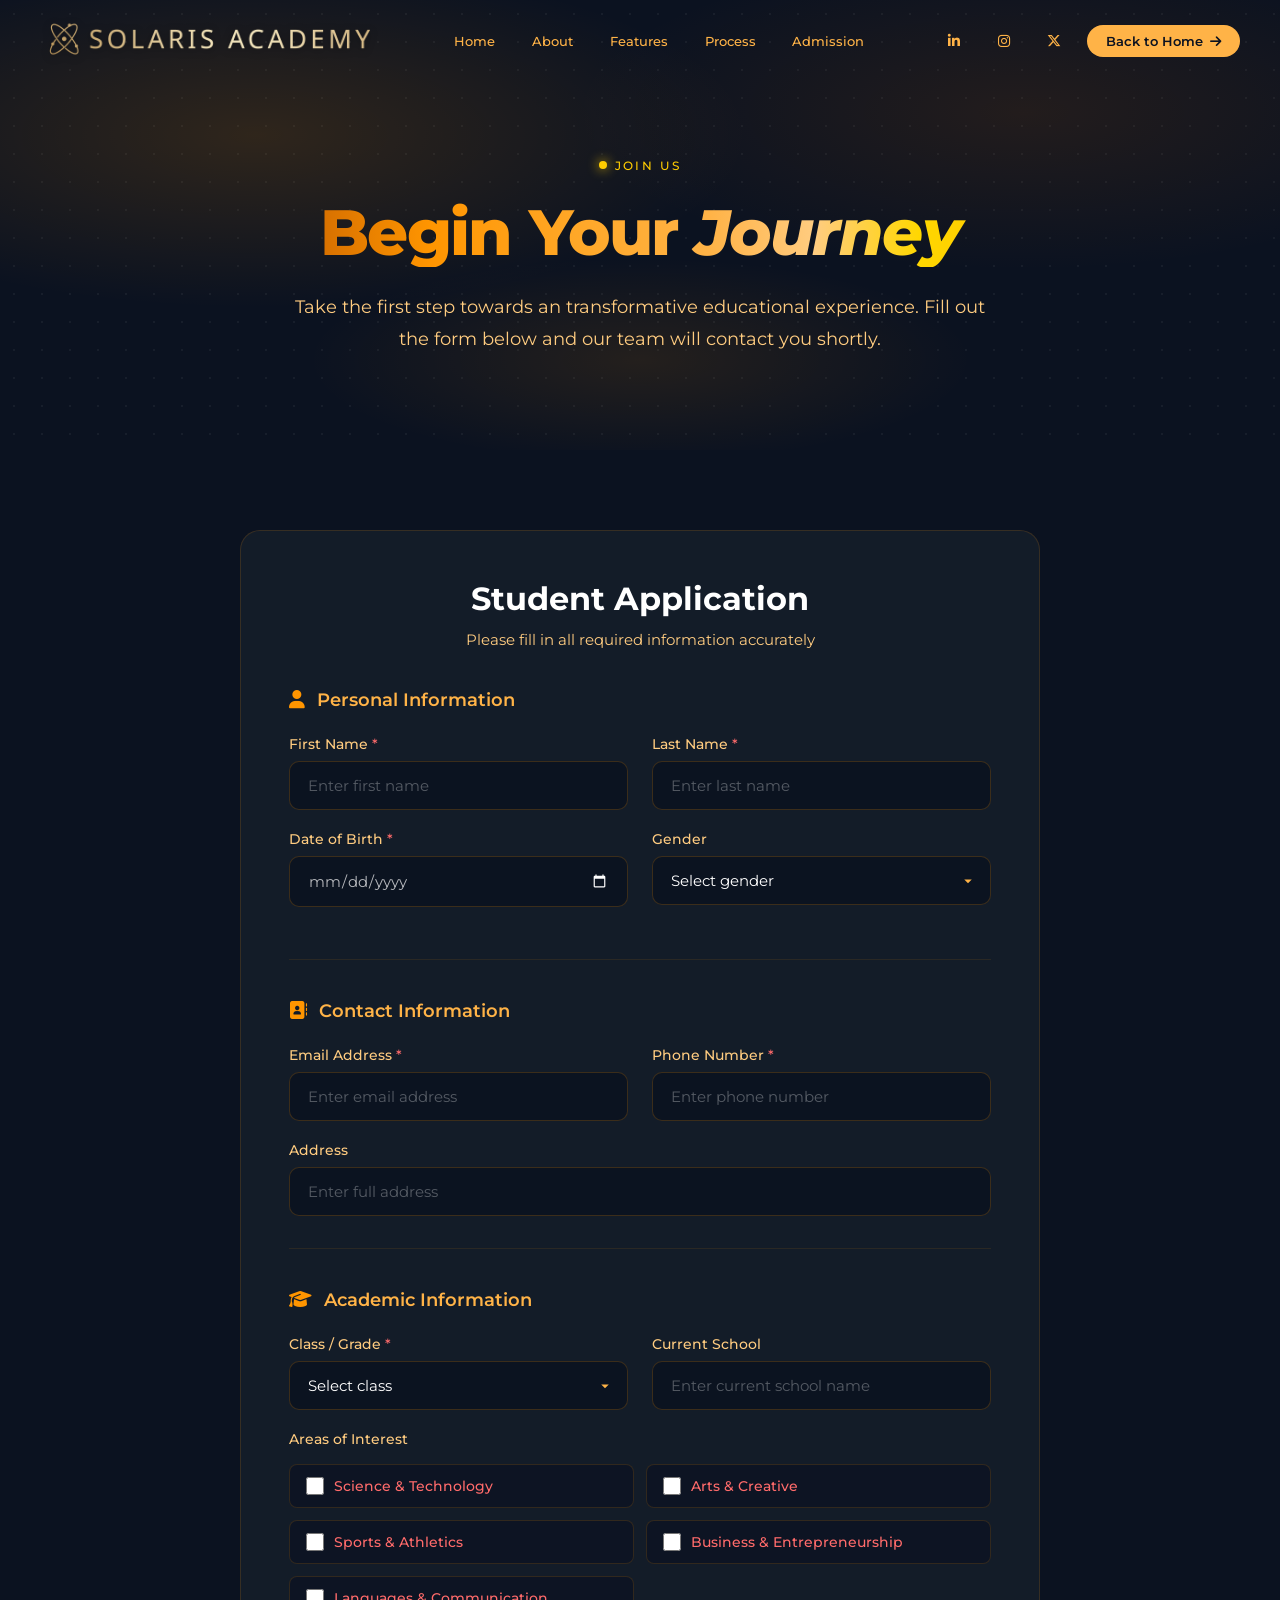
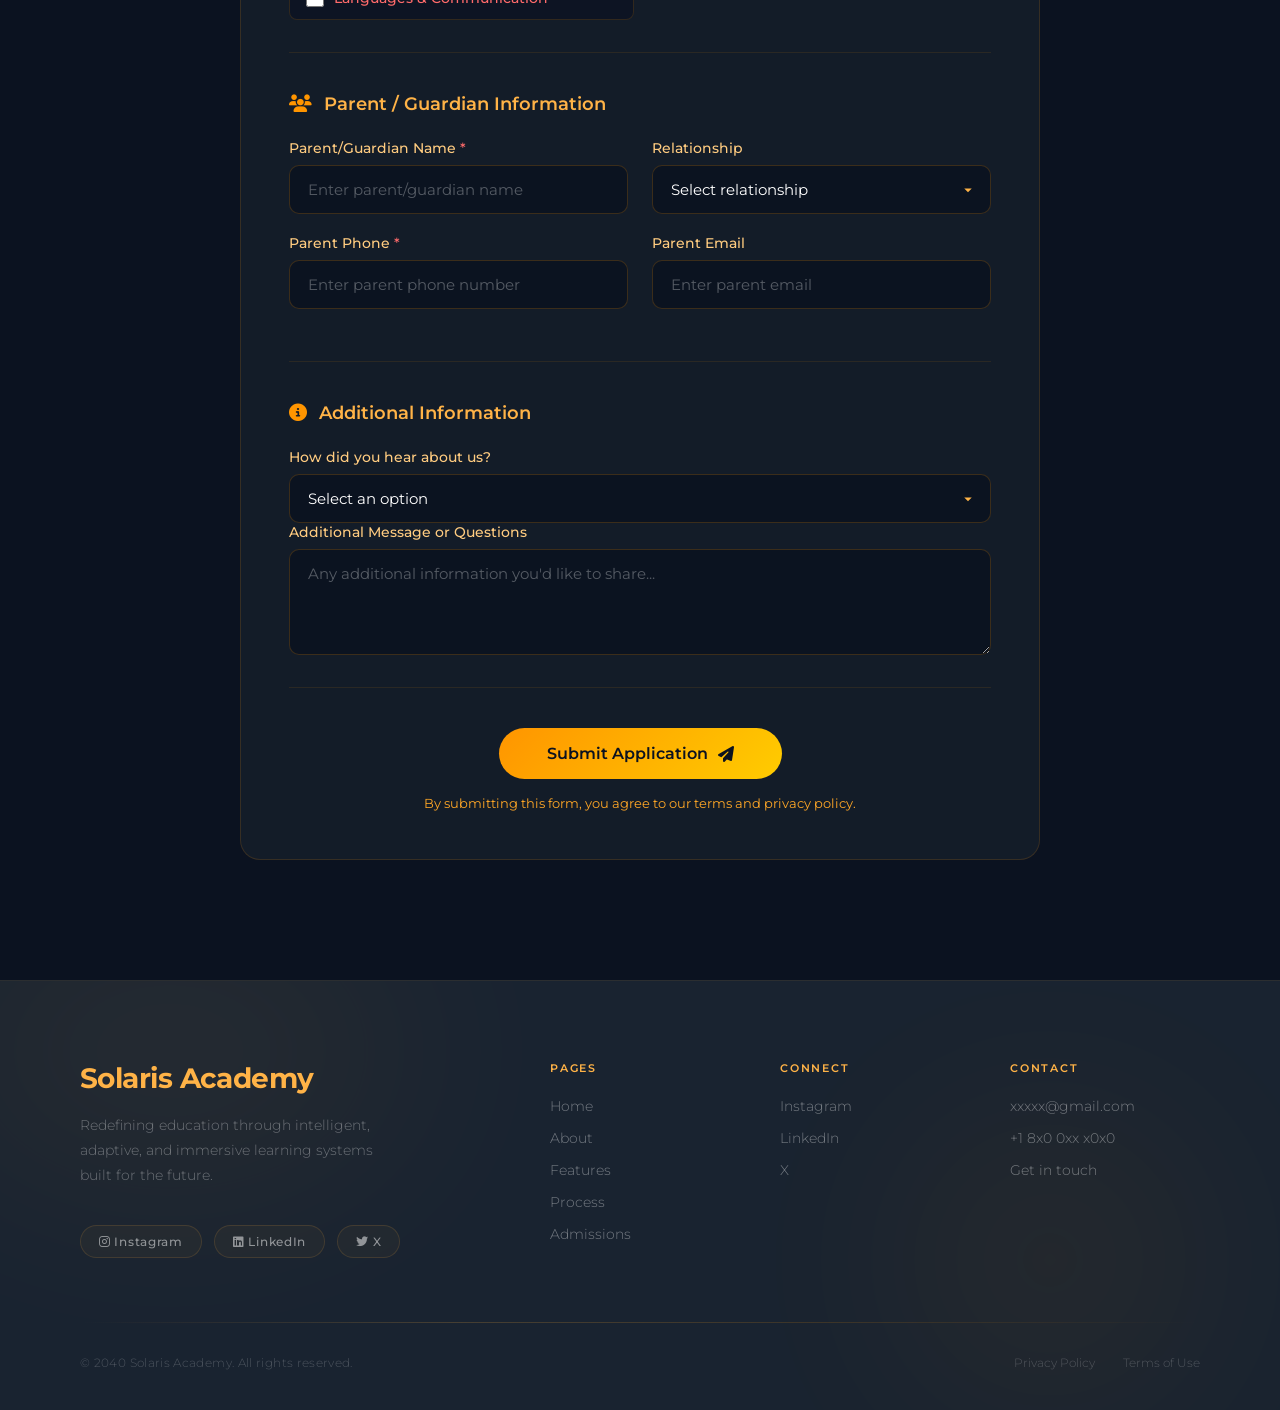
<file: admission.html>
<!doctype html>
<html lang="en">
  <head>
    <meta charset="UTF-8" />
    <meta name="viewport" content="width=device-width, initial-scale=1.0" />
    <title>Admission | Solaris Academy</title>
    <link
      rel="stylesheet"
      href="https://cdnjs.cloudflare.com/ajax/libs/font-awesome/6.5.2/css/all.min.css"
    />
    <link rel="preconnect" href="https://fonts.googleapis.com" />
    <link rel="preconnect" href="https://fonts.gstatic.com" crossorigin />
    <link
      href="https://fonts.googleapis.com/css2?family=Noto+Sans:ital,wght@0,100..900;1,100..900&family=Raleway:ital,wght@0,100..900;1,100..900&display=swap"
      rel="stylesheet"
    />
    <link
      href="https://fonts.googleapis.com/css2?family=Montserrat:ital,wght@0,100..900;1,100..900&display=swap"
      rel="stylesheet"
    />
    <link
      rel="icon"
      type="image/png"
      sizes="292x292"
      href="LOGO/gold logo main.png"
    />
    <link
      href="https://fonts.googleapis.com/css2?family=Italianno&display=swap"
      rel="stylesheet"
    />
    <link rel="stylesheet" href="admission.css" />
    <link rel="stylesheet" href="responsive.css" />
  </head>
  <body>
    <nav class="nav">
      <a href="index.html" class="nav-logo">
        <img src="LOGO/gold logo main text.png" alt="Solaris Academy" />
      </a>
      <ul class="nav-links">
        <li><a href="index.html">Home</a></li>
        <li><a href="about.html">About</a></li>
        <li><a href="features.html">Features</a></li>
        <li><a href="process.html">Process</a></li>
        <li><a href="admission.html">Admission</a></li>
      </ul>
      <div class="nav-right">
        <a href="https://linkedin.com" class="nav-social"
          ><i class="fa-brands fa-linkedin-in"></i
        ></a>
        <a href="https://instagram.com" class="nav-social"
          ><i class="fa-brands fa-instagram"></i
        ></a>
        <a href="https://twitter.com" class="nav-social"
          ><i class="fa-brands fa-x-twitter"></i
        ></a>
        <a href="index.html" class="nav-cta"
          >Back to Home<i class="fa-solid fa-arrow-right"></i
        ></a>
      </div>
    </nav>

    <!-- Admission Hero -->
    <section class="admission-hero">
      <div class="admission-hero-content">
        <span class="admission-tag">Join Us</span>
        <h1>Begin Your <em>Journey</em></h1>
        <p>
          Take the first step towards an transformative educational experience.
          Fill out the form below and our team will contact you shortly.
        </p>
      </div>
    </section>

    <!-- Admission Form Section -->
    <section class="admission-form-section">
      <div class="form-container">
        <div class="form-header">
          <h2>Student Application</h2>
          <p>Please fill in all required information accurately</p>
        </div>

        <form class="admission-form" action="#" method="POST">
          <!-- Personal Information -->
          <div class="form-section">
            <h3><i class="fa-solid fa-user"></i> Personal Information</h3>

            <div class="form-row">
              <div class="form-group">
                <label for="firstName">First Name <span>*</span></label>
                <input
                  type="text"
                  id="firstName"
                  name="firstName"
                  required
                  placeholder="Enter first name"
                />
              </div>
              <div class="form-group">
                <label for="lastName">Last Name <span>*</span></label>
                <input
                  type="text"
                  id="lastName"
                  name="lastName"
                  required
                  placeholder="Enter last name"
                />
              </div>
            </div>

            <div class="form-row">
              <div class="form-group">
                <label for="dob">Date of Birth <span>*</span></label>
                <input type="date" id="dob" name="dob" required />
              </div>
              <div class="form-group">
                <label for="gender">Gender</label>
                <select id="gender" name="gender">
                  <option value="">Select gender</option>
                  <option value="male">Male</option>
                  <option value="female">Female</option>
                  <option value="other">Other</option>
                  <option value="prefer">Prefer not to say</option>
                </select>
              </div>
            </div>
          </div>

          <!-- Contact Information -->
          <div class="form-section">
            <h3>
              <i class="fa-solid fa-address-book"></i> Contact Information
            </h3>

            <div class="form-row">
              <div class="form-group">
                <label for="email">Email Address <span>*</span></label>
                <input
                  type="email"
                  id="email"
                  name="email"
                  required
                  placeholder="Enter email address"
                />
              </div>
              <div class="form-group">
                <label for="phone">Phone Number <span>*</span></label>
                <input
                  type="tel"
                  id="phone"
                  name="phone"
                  required
                  placeholder="Enter phone number"
                />
              </div>
            </div>

            <div class="form-group full-width">
              <label for="address">Address</label>
              <input
                type="text"
                id="address"
                name="address"
                placeholder="Enter full address"
              />
            </div>
          </div>

          <!-- Academic Information -->
          <div class="form-section">
            <h3>
              <i class="fa-solid fa-graduation-cap"></i> Academic Information
            </h3>

            <div class="form-row">
              <div class="form-group">
                <label for="class">Class / Grade <span>*</span></label>
                <select id="class" name="class" required>
                  <option value="">Select class</option>
                  <option value="kg">Kindergarten</option>
                  <option value="1">Grade 1</option>
                  <option value="2">Grade 2</option>
                  <option value="3">Grade 3</option>
                  <option value="4">Grade 4</option>
                  <option value="5">Grade 5</option>
                  <option value="6">Grade 6</option>
                  <option value="7">Grade 7</option>
                  <option value="8">Grade 8</option>
                  <option value="9">Grade 9</option>
                  <option value="10">Grade 10</option>
                  <option value="11">Grade 11</option>
                  <option value="12">Grade 12</option>
                </select>
              </div>
              <div class="form-group">
                <label for="school">Current School</label>
                <input
                  type="text"
                  id="school"
                  name="school"
                  placeholder="Enter current school name"
                />
              </div>
            </div>

            <div class="form-group full-width">
              <label for="interests">Areas of Interest</label>
              <div class="checkbox-group">
                <label class="checkbox-item">
                  <input type="checkbox" name="interests" value="science" />
                  <span>Science & Technology</span>
                </label>
                <label class="checkbox-item">
                  <input type="checkbox" name="interests" value="arts" />
                  <span>Arts & Creative</span>
                </label>
                <label class="checkbox-item">
                  <input type="checkbox" name="interests" value="sports" />
                  <span>Sports & Athletics</span>
                </label>
                <label class="checkbox-item">
                  <input type="checkbox" name="interests" value="business" />
                  <span>Business & Entrepreneurship</span>
                </label>
                <label class="checkbox-item">
                  <input type="checkbox" name="interests" value="languages" />
                  <span>Languages & Communication</span>
                </label>
              </div>
            </div>
          </div>

          <!-- Parent/Guardian Information -->
          <div class="form-section">
            <h3>
              <i class="fa-solid fa-users"></i> Parent / Guardian Information
            </h3>

            <div class="form-row">
              <div class="form-group">
                <label for="parentName"
                  >Parent/Guardian Name <span>*</span></label
                >
                <input
                  type="text"
                  id="parentName"
                  name="parentName"
                  required
                  placeholder="Enter parent/guardian name"
                />
              </div>
              <div class="form-group">
                <label for="relationship">Relationship</label>
                <select id="relationship" name="relationship">
                  <option value="">Select relationship</option>
                  <option value="father">Father</option>
                  <option value="mother">Mother</option>
                  <option value="guardian">Guardian</option>
                  <option value="other">Other</option>
                </select>
              </div>
            </div>

            <div class="form-row">
              <div class="form-group">
                <label for="parentPhone">Parent Phone <span>*</span></label>
                <input
                  type="tel"
                  id="parentPhone"
                  name="parentPhone"
                  required
                  placeholder="Enter parent phone number"
                />
              </div>
              <div class="form-group">
                <label for="parentEmail">Parent Email</label>
                <input
                  type="email"
                  id="parentEmail"
                  name="parentEmail"
                  placeholder="Enter parent email"
                />
              </div>
            </div>
          </div>

          <!-- Additional Information -->
          <div class="form-section">
            <h3>
              <i class="fa-solid fa-circle-info"></i> Additional Information
            </h3>

            <div class="form-group full-width">
              <label for="howDidYouHear">How did you hear about us?</label>
              <select id="howDidYouHear" name="howDidYouHear">
                <option value="">Select an option</option>
                <option value="search">Search Engine</option>
                <option value="social">Social Media</option>
                <option value="friend">Friend/Relative</option>
                <option value="advertisement">Advertisement</option>
                <option value="other">Other</option>
              </select>
            </div>

            <div class="form-group full-width">
              <label for="message">Additional Message or Questions</label>
              <textarea
                id="message"
                name="message"
                rows="4"
                placeholder="Any additional information you'd like to share..."
              ></textarea>
            </div>
          </div>

          <!-- Submit Button -->
          <div class="form-submit">
            <button type="submit" class="submit-btn">
              Submit Application <i class="fa-solid fa-paper-plane"></i>
            </button>
            <p class="form-note">
              By submitting this form, you agree to our terms and privacy
              policy.
            </p>
          </div>
        </form>

        <!-- Success Message (hidden by default) -->
        <div class="success-message" id="successMessage">
          <div class="success-icon">
            <i class="fa-solid fa-check-circle"></i>
          </div>
          <h2>Application Submitted!</h2>
          <p>Thank you for applying to Solaris Academy.</p>
          <p class="success-detail">
            We have received your application and our team will contact you
            within 24-48 hours.
          </p>
          <button type="button" class="reset-btn" onclick="resetForm()">
            Submit Another Application
          </button>
        </div>
      </div>
    </section>

    <!-- Footer -->
    <footer class="footer">
      <div class="footer-glow-a"></div>
      <div class="footer-glow-b"></div>

      <div class="footer-top">
        <div class="footer-brand">
          <p class="footer-logo">Solaris Academy</p>
          <p class="footer-tagline">
            Redefining education through intelligent, adaptive, and immersive
            learning systems built for the future.
          </p>
          <div class="footer-socials">
            <a class="social-link" href="https://instagram.com"
              ><i class="fa-brands fa-instagram"></i> Instagram</a
            >
            <a class="social-link" href="https://linkedin.com"
              ><i class="fa-brands fa-linkedin"></i> LinkedIn</a
            >
            <a class="social-link" href="https://twitter.com"
              ><i class="fa-brands fa-twitter"></i> X</a
            >
          </div>
        </div>

        <nav class="footer-nav">
          <div class="nav-col">
            <p class="nav-heading">Pages</p>
            <a class="nav-link" href="index.html">Home</a>
            <a class="nav-link" href="about.html">About</a>
            <a class="nav-link" href="features.html">Features</a>
            <a class="nav-link" href="process.html">Process</a>
            <a class="nav-link" href="admission.html">Admissions</a>
          </div>

          <div class="nav-col">
            <p class="nav-heading">Connect</p>
            <a class="nav-link" href="https://instagram.com">Instagram</a>
            <a class="nav-link" href="https://linkedin.com">LinkedIn</a>
            <a class="nav-link" href="https://twitter.com">X</a>
          </div>

          <div class="nav-col">
            <p class="nav-heading">Contact</p>
            <a class="nav-link" href="#">xxxxx@gmail.com</a>
            <a class="nav-link" href="#">+1 8x0 0xx x0x0</a>
            <a class="nav-link" href="#">Get in touch</a>
          </div>
        </nav>
      </div>

      <div class="footer-divider"></div>

      <div class="footer-bottom">
        <p class="footer-copy">
          &copy; 2040 Solaris Academy. All rights reserved.
        </p>
        <div class="footer-legal">
          <a class="legal-link" href="#">Privacy Policy</a>
          <a class="legal-link" href="#">Terms of Use</a>
        </div>
      </div>
    </footer>
    <script>
      window.addEventListener("scroll", () => {
        const nav = document.querySelector("nav.nav");
        if (window.scrollY > 50) {
          nav.classList.add("scrolled");
        } else {
          nav.classList.remove("scrolled");
        }
      });

      document
        .querySelector(".admission-form")
        .addEventListener("submit", function (e) {
          e.preventDefault();

          const submitBtn = document.querySelector(".submit-btn");
          const originalText = submitBtn.innerHTML;

          // Show loading state
          submitBtn.innerHTML =
            '<i class="fa-solid fa-circle-notch fa-spin"></i> Submitting...';
          submitBtn.disabled = true;

          // Simulate form submission (2 second delay)
          setTimeout(() => {
            // Hide form and show success message
            this.style.display = "none";
            document.querySelector(".form-header").style.display = "none";
            document.getElementById("successMessage").classList.add("active");

            // Scroll to top of form container
            document
              .querySelector(".form-container")
              .scrollIntoView({ behavior: "smooth" });

            // Auto refresh after 5 seconds
            setTimeout(() => {
              submitBtn.innerHTML =
                '<i class="fa-solid fa-rotate-right"></i> Refreshing...';
              setTimeout(() => {
                window.location.reload();
              }, 1500);
            }, 4000);
          }, 2000);
        });

      // Reset form function
      function resetForm() {
        document.querySelector(".admission-form").reset();
        document.querySelector(".admission-form").style.display = "block";
        document.querySelector(".form-header").style.display = "block";
        document.getElementById("successMessage").classList.remove("active");
      }
    </script>
  </body>
</html>
</file>
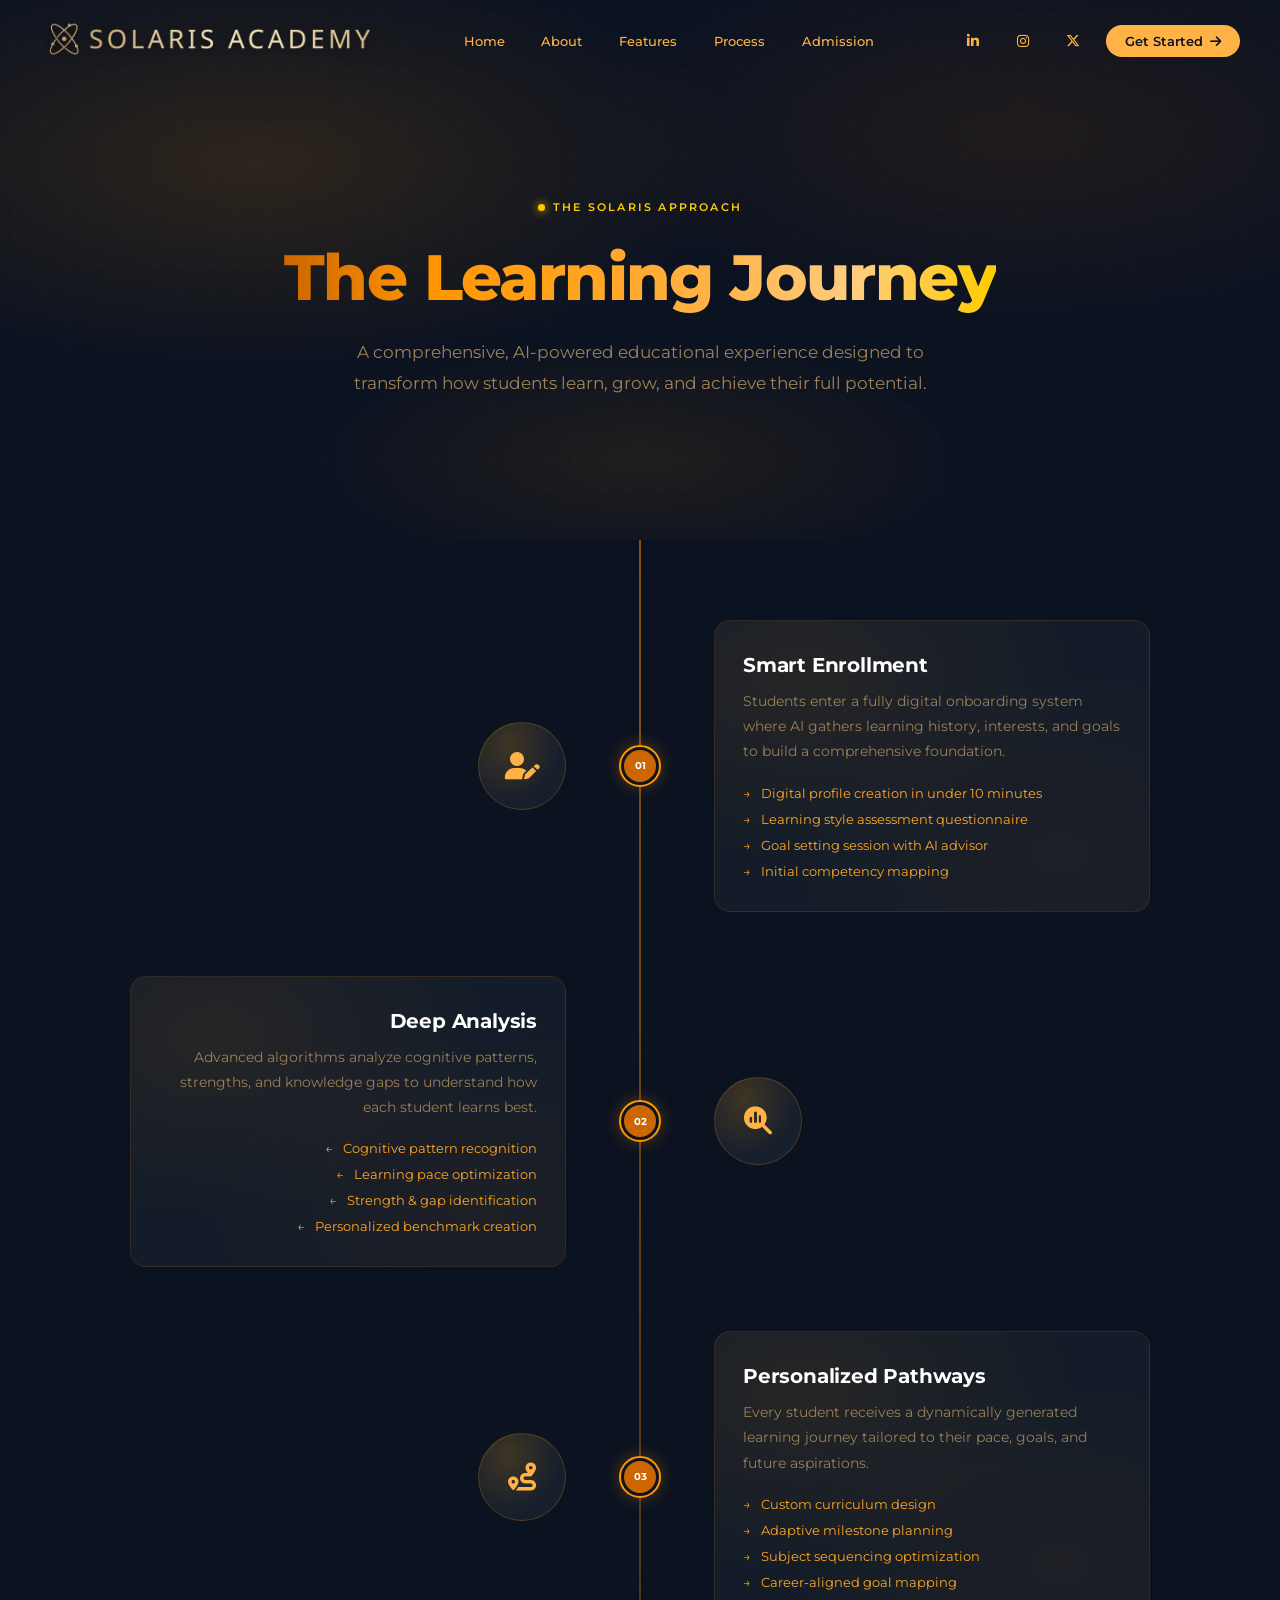
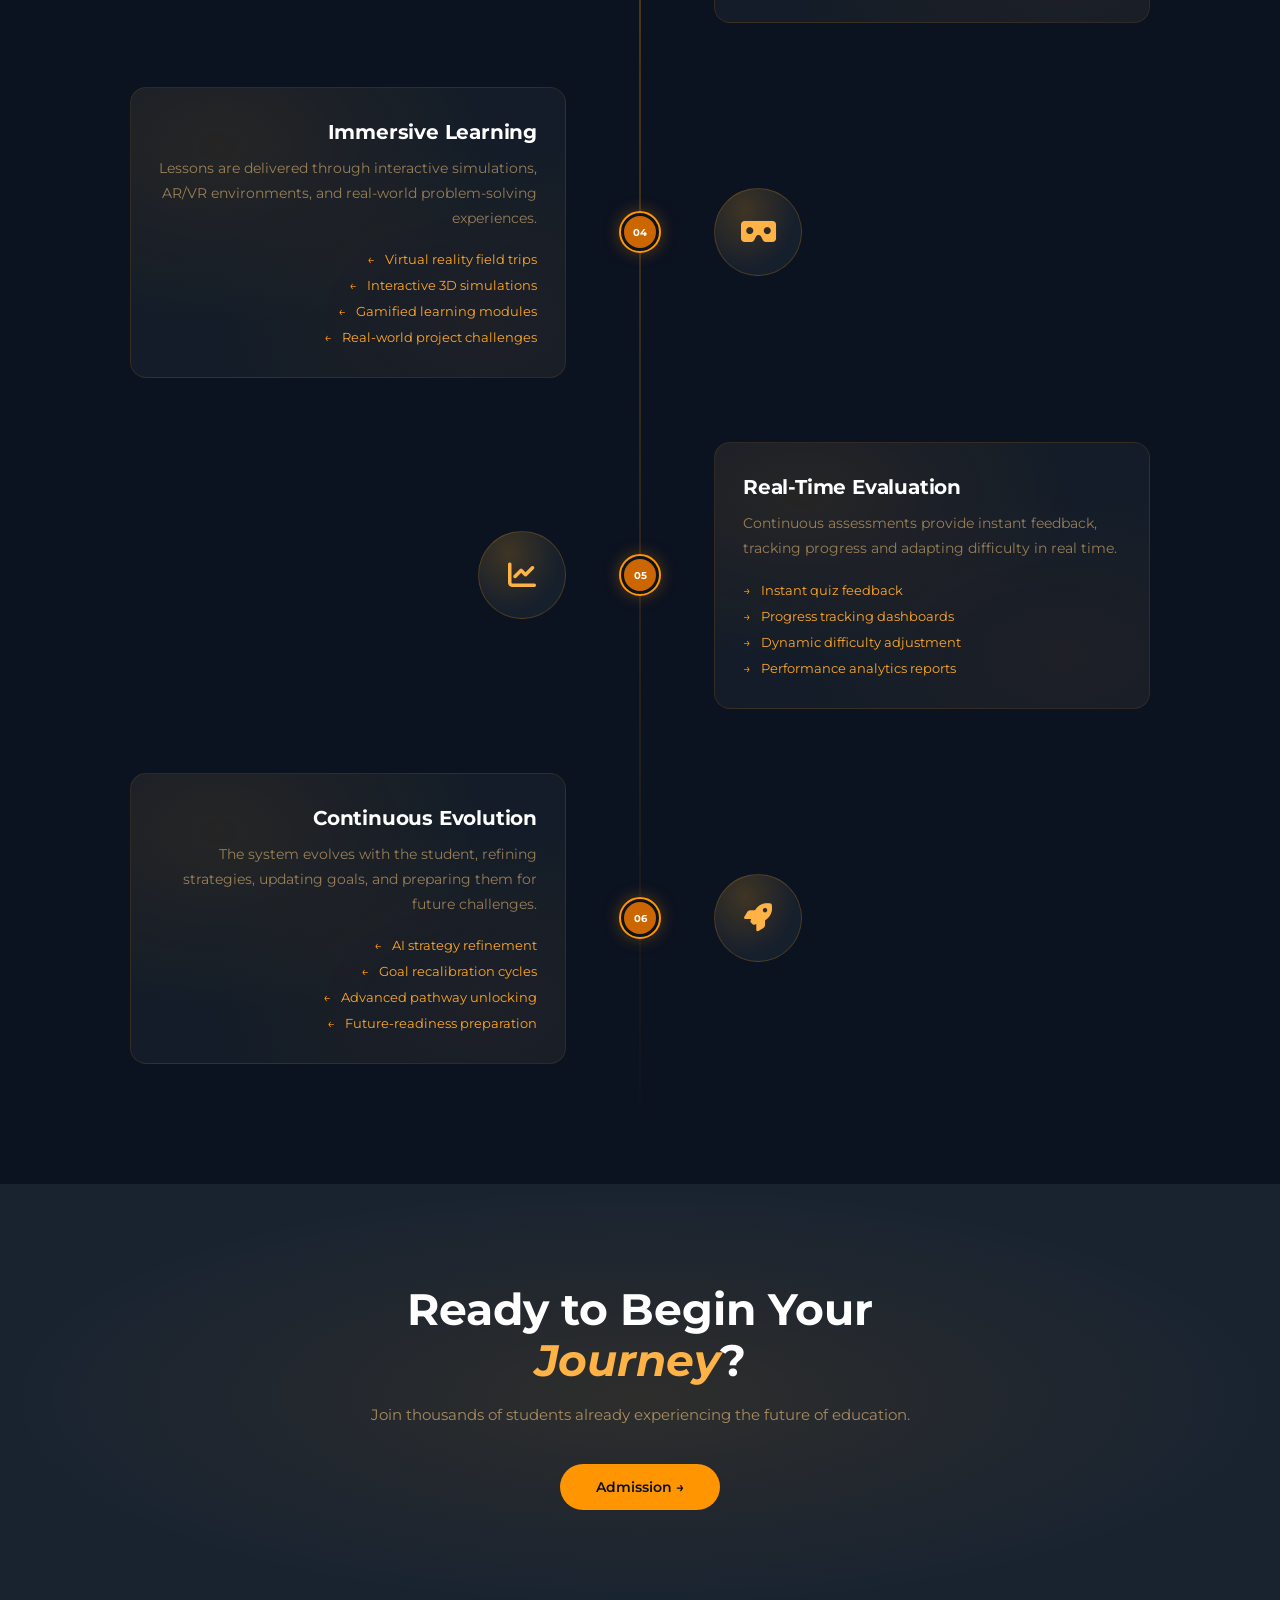
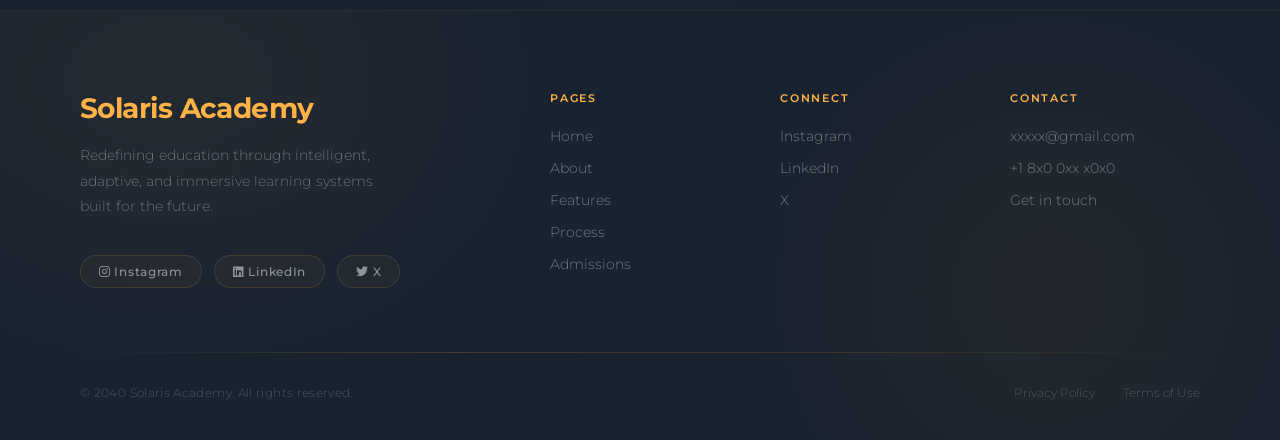
<file: process.html>
<!doctype html>
<html lang="en">
  <head>
    <meta charset="UTF-8" />
    <meta name="viewport" content="width=device-width, initial-scale=1.0" />
    <title>Our Process | Interschool</title>
    <link
      rel="stylesheet"
      href="https://cdnjs.cloudflare.com/ajax/libs/font-awesome/6.5.2/css/all.min.css"
    />
    <link rel="preconnect" href="https://fonts.googleapis.com" />
    <link rel="preconnect" href="https://fonts.gstatic.com" crossorigin />
    <link
      href="https://fonts.googleapis.com/css2?family=Noto+Sans:ital,wght@0,100..900;1,100..900&family=Raleway:ital,wght@0,100..900;1,100..900&display=swap"
      rel="stylesheet"
    />
    <link
      href="https://fonts.googleapis.com/css2?family=Montserrat:ital,wght@0,100..900;1,100..900&display=swap"
      rel="stylesheet"
    />
    <link
      rel="icon"
      type="image/png"
      sizes="292x292"
      href="LOGO/gold logo main.png"
    />
    <link
      href="https://fonts.googleapis.com/css2?family=Italianno&display=swap"
      rel="stylesheet"
    />
    <link rel="stylesheet" href="process.css" />
    <link rel="stylesheet" href="responsive.css" />
  </head>
  <body>
    <nav class="nav">
      <a href="index.html" class="nav-logo">
        <img src="LOGO/gold logo main text.png" alt="Solaris Academy" />
      </a>
      <ul class="nav-links">
        <li><a href="index.html">Home</a></li>
        <li><a href="about.html">About</a></li>
        <li><a href="features.html">Features</a></li>
        <li><a href="process.html">Process</a></li>
        <li><a href="admission.html">Admission</a></li>
      </ul>
      <div class="nav-right">
        <a href="https://linkedin.com" class="nav-social"
          ><i class="fa-brands fa-linkedin-in"></i
        ></a>
        <a href="https://instagram.com" class="nav-social"
          ><i class="fa-brands fa-instagram"></i
        ></a>
        <a href="https://twitter.com" class="nav-social"
          ><i class="fa-brands fa-x-twitter"></i
        ></a>
        <a href="admission.html" class="nav-cta"
          >Get Started <i class="fa-solid fa-arrow-right"></i
        ></a>
      </div>
    </nav>

    <section class="process-hero">
      <div class="process-hero-content">
        <span class="process-tag">The Solaris Approach</span>
        <h1>The Learning Journey</h1>
        <p>
          A comprehensive, AI-powered educational experience designed to
          transform how students learn, grow, and achieve their full potential.
        </p>
      </div>
    </section>

    <section class="process-timeline">
      <div class="timeline-line"></div>

      <div class="process-step">
        <div class="step-dot"></div>
        <div class="step-number">01</div>
        <div class="step-content">
          <h3>Smart Enrollment</h3>
          <p>
            Students enter a fully digital onboarding system where AI gathers
            learning history, interests, and goals to build a comprehensive
            foundation.
          </p>
          <div class="step-details">
            <div class="detail-item">
              Digital profile creation in under 10 minutes
            </div>
            <div class="detail-item">
              Learning style assessment questionnaire
            </div>
            <div class="detail-item">Goal setting session with AI advisor</div>
            <div class="detail-item">Initial competency mapping</div>
          </div>
        </div>
        <div class="step-visual">
          <div class="step-icon"><i class="fa-solid fa-user-pen"></i></div>
        </div>
      </div>

      <div class="process-step">
        <div class="step-dot"></div>
        <div class="step-number">02</div>
        <div class="step-content">
          <h3>Deep Analysis</h3>
          <p>
            Advanced algorithms analyze cognitive patterns, strengths, and
            knowledge gaps to understand how each student learns best.
          </p>
          <div class="step-details">
            <div class="detail-item">Cognitive pattern recognition</div>
            <div class="detail-item">Learning pace optimization</div>
            <div class="detail-item">Strength & gap identification</div>
            <div class="detail-item">Personalized benchmark creation</div>
          </div>
        </div>
        <div class="step-visual">
          <div class="step-icon">
            <i class="fa-solid fa-magnifying-glass-chart"></i>
          </div>
        </div>
      </div>

      <div class="process-step">
        <div class="step-dot"></div>
        <div class="step-number">03</div>
        <div class="step-content">
          <h3>Personalized Pathways</h3>
          <p>
            Every student receives a dynamically generated learning journey
            tailored to their pace, goals, and future aspirations.
          </p>
          <div class="step-details">
            <div class="detail-item">Custom curriculum design</div>
            <div class="detail-item">Adaptive milestone planning</div>
            <div class="detail-item">Subject sequencing optimization</div>
            <div class="detail-item">Career-aligned goal mapping</div>
          </div>
        </div>
        <div class="step-visual">
          <div class="step-icon"><i class="fa-solid fa-route"></i></div>
        </div>
      </div>

      <div class="process-step">
        <div class="step-dot"></div>
        <div class="step-number">04</div>
        <div class="step-content">
          <h3>Immersive Learning</h3>
          <p>
            Lessons are delivered through interactive simulations, AR/VR
            environments, and real-world problem-solving experiences.
          </p>
          <div class="step-details">
            <div class="detail-item">Virtual reality field trips</div>
            <div class="detail-item">Interactive 3D simulations</div>
            <div class="detail-item">Gamified learning modules</div>
            <div class="detail-item">Real-world project challenges</div>
          </div>
        </div>
        <div class="step-visual">
          <div class="step-icon"><i class="fa-solid fa-vr-cardboard"></i></div>
        </div>
      </div>

      <div class="process-step">
        <div class="step-dot"></div>
        <div class="step-number">05</div>
        <div class="step-content">
          <h3>Real-Time Evaluation</h3>
          <p>
            Continuous assessments provide instant feedback, tracking progress
            and adapting difficulty in real time.
          </p>
          <div class="step-details">
            <div class="detail-item">Instant quiz feedback</div>
            <div class="detail-item">Progress tracking dashboards</div>
            <div class="detail-item">Dynamic difficulty adjustment</div>
            <div class="detail-item">Performance analytics reports</div>
          </div>
        </div>
        <div class="step-visual">
          <div class="step-icon"><i class="fa-solid fa-chart-line"></i></div>
        </div>
      </div>

      <div class="process-step">
        <div class="step-dot"></div>
        <div class="step-number">06</div>
        <div class="step-content">
          <h3>Continuous Evolution</h3>
          <p>
            The system evolves with the student, refining strategies, updating
            goals, and preparing them for future challenges.
          </p>
          <div class="step-details">
            <div class="detail-item">AI strategy refinement</div>
            <div class="detail-item">Goal recalibration cycles</div>
            <div class="detail-item">Advanced pathway unlocking</div>
            <div class="detail-item">Future-readiness preparation</div>
          </div>
        </div>
        <div class="step-visual">
          <div class="step-icon"><i class="fa-solid fa-rocket"></i></div>
        </div>
      </div>
    </section>

    <section class="process-cta">
      <div class="cta-content">
        <h2>Ready to Begin Your <em>Journey</em>?</h2>
        <p>
          Join thousands of students already experiencing the future of
          education.
        </p>
        <a href="admission.html" class="cta-button">Admission →</a>
      </div>
    </section>

    <footer class="footer">
      <div class="footer-glow-a"></div>
      <div class="footer-glow-b"></div>

      <div class="footer-top">
        <div class="footer-brand">
          <p class="footer-logo">Solaris Academy</p>
          <p class="footer-tagline">
            Redefining education through intelligent, adaptive, and immersive
            learning systems built for the future.
          </p>
          <div class="footer-socials">
            <a class="social-link" href="https://instagram.com"
              ><i class="fa-brands fa-instagram"></i> Instagram</a
            >
            <a class="social-link" href="https://linkedin.com"
              ><i class="fa-brands fa-linkedin"></i> LinkedIn</a
            >
            <a class="social-link" href="https://twitter.com"
              ><i class="fa-brands fa-twitter"></i> X</a
            >
          </div>
        </div>

        <nav class="footer-nav">
          <div class="nav-col">
            <p class="nav-heading">Pages</p>
            <a class="nav-link" href="index.html">Home</a>
            <a class="nav-link" href="about.html">About</a>
            <a class="nav-link" href="features.html">Features</a>
            <a class="nav-link" href="process.html">Process</a>
            <a class="nav-link" href="admission.html">Admissions</a>
          </div>

          <div class="nav-col">
            <p class="nav-heading">Connect</p>
            <a class="nav-link" href="https://instagram.com">Instagram</a>
            <a class="nav-link" href="https://linkedin.com">LinkedIn</a>
            <a class="nav-link" href="https://twitter.com">X</a>
          </div>

          <div class="nav-col">
            <p class="nav-heading">Contact</p>
            <a class="nav-link" href="#">xxxxx@gmail.com</a>
            <a class="nav-link" href="#">+1 8x0 0xx x0x0</a>
            <a class="nav-link" href="#">Get in touch</a>
          </div>
        </nav>
      </div>

      <div class="footer-divider"></div>

      <div class="footer-bottom">
        <p class="footer-copy">
          &copy; 2040 Solaris Academy. All rights reserved.
        </p>
        <div class="footer-legal">
          <a class="legal-link" href="#">Privacy Policy</a>
          <a class="legal-link" href="#">Terms of Use</a>
        </div>
      </div>
    </footer>

    <script>
      window.addEventListener("scroll", () => {
        const nav = document.querySelector("nav.nav");
        if (window.scrollY > 50) {
          nav.classList.add("scrolled");
        } else {
          nav.classList.remove("scrolled");
        }
      });
    </script>
  </body>
</html>
</file>
<file: admission.css>
@import url('https://fonts.googleapis.com/css2?family=Montserrat:ital,wght@0,100..900;1,100..900&display=swap');
@import url('https://fonts.googleapis.com/css2?family=Playfair+Display:ital,wght@0,400..900;1,400..900&display=swap');

:root {
    --primary: #192330;
    --background: #0B1220;
    --text-main: #ffb347;
    --text-muted: #ffcc80;
    --text-subtle: #ffa726;
    --accent-soft-gold: #ffcc00;
    --accent-secondary: #ff9500;
    --accent-tertiary: #cc6600;
}

*,
*::before,
*::after {
    margin: 0;
    padding: 0;
    box-sizing: border-box;
}

body {
    font-family: "Montserrat", sans-serif;
    background-color: var(--background);
    overflow-x: hidden;
    color: var(--text-main);
}

nav.nav {
    position: fixed;
    top: 0;
    left: 0;
    width: 100%;
    display: flex;
    align-items: center;
    justify-content: space-between;
    padding: 1rem 2.5rem;
    z-index: 1000;
    transition: all 0.25s ease;
    background: transparent;
}

nav.nav.scrolled {
    color: var(--text-main);
    background: rgba(11, 18, 32, 0.7);
    backdrop-filter: blur(14px);
    -webkit-backdrop-filter: blur(14px);
}



.nav-logo img {
    height: 46px;
    filter: drop-shadow(0 2px 4px rgba(0, 0, 0, 0.4));
}


.nav-links {
    display: flex;
    align-items: center;
    list-style: none;
    gap: 0.6rem;
    border: none;
    padding: 0.4rem 0.9rem;
    padding-bottom: 0.5rem;
}

.nav-links li a {
    text-decoration: none;
    color: var(--text-main);
    font-size: 13px;
    font-weight: 500;
    padding: 0.35rem 0.85rem;
    border-radius: 100px;
    transition: all 0.25s ease;
}

nav.nav.scrolled .nav-links {
    color: var(--text-main);
    background: transparent;
    backdrop-filter: none;
    padding: 0;
    gap: 0.6rem;
    transition: all 0.25s ease;
}

.nav-links li a:hover {
    text-shadow:
        0 0 8px rgba(255, 149, 0, 0.7),
        0 0 18px rgba(255, 149, 0, 0.5),
        0 0 35px rgba(255, 149, 0, 0.35),
        0 0 60px rgba(255, 149, 0, 0.2);
}

.nav-right {
    display: flex;
    align-items: center;
    gap: 1rem;
}



.nav-social {
    display: flex;
    align-items: center;
    justify-content: center;
    width: 34px;
    height: 34px;

    color: var(--text-main);
    font-size: 14px;
    text-decoration: none;

    transition: all 0.25s ease;
}

nav.nav.scrolled .nav-social {
    color: var(--text-main);
    background: transparent;
    backdrop-filter: none;
    padding: 0;
    gap: 0.6rem;
    transition: all 0.25s ease;
}

.nav-social:hover {
    text-shadow:
        0 0 8px rgba(245, 166, 35, 0.6),
        0 0 18px rgba(245, 166, 35, 0.45),
        0 0 35px rgba(245, 166, 35, 0.30),
        0 0 60px rgba(245, 166, 35, 0.18);
}

.nav-cta {
    display: inline-flex;
    align-items: center;
    gap: 0.4rem;
    text-decoration: none;
    font-size: 13px;
    font-weight: 600;
    color: var(--background);
    background: var(--text-main);
    padding: 0.5rem 1.2rem;
    border-radius: 100px;
    transition: all 0.25s ease;
}

.nav-cta:hover {
    background: var(--accent-soft-gold);
    box-shadow: 0 0 20px rgba(245, 166, 35, 0.3);
}
.admission-hero {
    position: relative;
    min-height: 50vh;
    display: flex;
    flex-direction: column;
    align-items: center;
    justify-content: center;
    text-align: center;
    padding: 120px 2rem 60px;
    overflow: hidden;
    background:
        radial-gradient(circle, rgba(255, 255, 255, 0.05) 1px, transparent 1px);
    background-size: 28px 28px;
    background-color: var(--background);
        animation: fadeUp 0.9s ease both;
}
@keyframes fadeUp {
    from {
        opacity: 0;
        transform: translateY(40px);
        filter: blur(6px);
    }

    to {
        opacity: 1;
        transform: translateY(0);
        filter: blur(0);
    }
}

.admission-hero::before {
    content: '';
    position: absolute;
    inset: 0;
    background:
        radial-gradient(55% 55% at 20% 30%, rgba(255, 149, 0, 0.15) 0%, transparent 70%),
        radial-gradient(50% 50% at 80% 25%, rgba(204, 102, 0, 0.12) 0%, transparent 70%),
        radial-gradient(40% 35% at 50% 80%, rgba(255, 149, 0, 0.1) 0%, transparent 65%);
    pointer-events: none;
    z-index: 0;
}

.admission-hero-content {
    position: relative;
    z-index: 2;
    max-width: 700px;
}

.admission-tag {
    display: inline-flex;
    align-items: center;
    gap: 8px;
    font-size: 12px;
    font-weight: 500;
    letter-spacing: 0.2em;
    text-transform: uppercase;
    color: var(--accent-soft-gold);
    margin-bottom: 24px;
}

.admission-tag::before {
    content: '';
    display: block;
    width: 8px;
    height: 8px;
    border-radius: 50%;
    background: var(--accent-soft-gold);
    box-shadow: 0 0 12px var(--accent-soft-gold);
}

.admission-hero h1 {
    font-size: clamp(36px, 5vw, 64px);
    font-weight: 800;
    line-height: 1.1;
    letter-spacing: -0.025em;
    background: linear-gradient(90deg,
        #cc6600 0%,
        #ff9500 20%,
        #ffa726 40%,
        #ffb347 60%,
        #ffcc80 75%,
        #ffd700 90%,
        #ffcc00 100%);
    -webkit-background-clip: text;
    -webkit-text-fill-color: transparent;
    margin-bottom: 1.5rem;
}

.admission-hero h1 em {
    font-style: italic;
    color: var(--text-main);
}

.admission-hero p {
    font-size: 18px;
    line-height: 1.8;
    color: var(--text-muted);
}

/* ── Form Section ── */
.admission-form-section {
    padding: 80px 2rem 120px;
    background: var(--background);
}

.form-container {
    max-width: 800px;
    margin: 0 auto;
    background: rgba(25, 35, 48, 0.6);
    border: 1px solid rgba(255, 149, 0, 0.15);
    border-radius: 20px;
    padding: 48px;
            animation: fadeUp 0.9s ease both;
}

.form-header {
    text-align: center;
    margin-bottom: 40px;
}

.form-header h2 {
    font-size: 32px;
    font-weight: 700;
    color: #fff;
    margin-bottom: 12px;
}

.form-header p {
    font-size: 15px;
    color: var(--text-muted);
}


.form-section {
    margin-bottom: 40px;
    padding-bottom: 32px;
    border-bottom: 1px solid rgba(255, 149, 0, 0.1);
}

.form-section:last-of-type {
    border-bottom: none;
    margin-bottom: 32px;
}

.form-section h3 {
    font-size: 18px;
    font-weight: 600;
    color: var(--text-main);
    margin-bottom: 24px;
    display: flex;
    align-items: center;
    gap: 12px;
}

.form-section h3 i {
    color: var(--accent-secondary);
}

.form-row {
    display: grid;
    grid-template-columns: 1fr 1fr;
    gap: 24px;
    margin-bottom: 20px;
}

.form-group {
    display: flex;
    flex-direction: column;
    gap: 8px;
}

.form-group.full-width {
    grid-column: 1 / -1;
}

.form-group label {
    font-size: 14px;
    font-weight: 500;
    color: var(--text-muted);
}

.form-group label span {
    color: #ff6b6b;
}

.form-group input,
.form-group select,
.form-group textarea {
    width: 100%;
    padding: 14px 18px;
    font-size: 15px;
    font-family: "Montserrat", sans-serif;
    color: #fff;
    background: rgba(11, 18, 32, 0.8);
    border: 1px solid rgba(255, 149, 0, 0.2);
    border-radius: 10px;
    outline: none;
    transition: all 0.3s ease;
}

.form-group input::placeholder,
.form-group textarea::placeholder {
    color: rgba(255, 255, 255, 0.3);
}

.form-group input:focus,
.form-group select:focus,
.form-group textarea:focus {
    border-color: var(--accent-secondary);
    box-shadow: 0 0 20px rgba(255, 149, 0, 0.15);
}

.form-group select {
    cursor: pointer;
    appearance: none;
    background-image: url("data:image/svg+xml,%3Csvg xmlns='http://www.w3.org/2000/svg' width='12' height='12' fill='%23ffb347' viewBox='0 0 16 16'%3E%3Cpath d='M8 11L3 6h10l-5 5z'/%3E%3C/svg%3E");
    background-repeat: no-repeat;
    background-position: right 16px center;
}

.form-group select option {
    background: var(--primary);
    color: #fff;
}

.form-group textarea {
    resize: vertical;
    min-height: 100px;
}

.form-group input[type="date"] {
    color: rgba(255, 255, 255, 0.7);
}

.form-group input[type="date"]::-webkit-calendar-picker-indicator {
    filter: invert(1);
    cursor: pointer;
}

.checkbox-group {
    display: grid;
    grid-template-columns: repeat(2, 1fr);
    gap: 12px;
    margin-top: 8px;
}

.checkbox-item {
    display: flex;
    align-items: center;
    gap: 10px;
    cursor: pointer;
    padding: 12px 16px;
    background: rgba(11, 18, 32, 0.6);
    border: 1px solid rgba(255, 149, 0, 0.15);
    border-radius: 8px;
    transition: all 0.3s ease;
}

.checkbox-item:hover {
    border-color: rgba(255, 149, 0, 0.4);
}

.checkbox-item input[type="checkbox"] {
    width: 18px;
    height: 18px;
    accent-color: var(--accent-secondary);
    cursor: pointer;
}

.checkbox-item span {
    font-size: 14px;
    color: var(--text-muted);
}

.form-submit {
    text-align: center;
}

.submit-btn {
    display: inline-flex;
    align-items: center;
    gap: 10px;
    padding: 16px 48px;
    font-size: 16px;
    font-weight: 600;
    font-family: "Montserrat", sans-serif;
    color: var(--background);
    background: linear-gradient(135deg, var(--accent-secondary) 0%, var(--accent-soft-gold) 100%);
    border: none;
    border-radius: 100px;
    cursor: pointer;
    transition: all 0.3s ease;
}

.submit-btn:hover {

    box-shadow: 0 10px 30px rgba(255, 149, 0, 0.4);
}

.submit-btn i {
    transition: transform 0.3s ease;
}

.submit-btn:hover i {
    transform: translateX(4px);
}

.form-note {
    margin-top: 16px;
    font-size: 13px;
    color: var(--text-subtle);
}

.success-message {
    display: none;
    text-align: center;
    padding: 60px 40px;
}

.success-message.active {
    display: block;
    animation: fadeIn 0.5s ease;
}

@keyframes fadeIn {
    from {
        opacity: 0;
        transform: translateY(20px);
    }
    to {
        opacity: 1;
        transform: translateY(0);
    }
}

.success-icon {
    font-size: 80px;
    color: var(--accent-secondary);
    margin-bottom: 24px;
    animation: popIn 0.6s ease 0.2s both;
}

@keyframes popIn {
    0% {
        transform: scale(0);
        opacity: 0;
    }
    50% {
        transform: scale(1.2);
    }
    100% {
        transform: scale(1);
        opacity: 1;
    }
}

.success-message h2 {
    font-size: 36px;
    font-weight: 700;
    color: #fff;
    margin-bottom: 16px;
}

.success-message p {
    font-size: 18px;
    color: var(--text-muted);
    margin-bottom: 8px;
}

.success-detail {
    font-size: 15px !important;
    color: var(--text-subtle) !important;
    margin-bottom: 32px !important;
}

.reset-btn {
    display: inline-flex;
    align-items: center;
    gap: 10px;
    padding: 14px 32px;
    font-size: 15px;
    font-weight: 500;
    font-family: "Montserrat", sans-serif;
    color: var(--text-main);
    background: transparent;
    border: 1px solid var(--accent-secondary);
    border-radius: 100px;
    cursor: pointer;
    transition: all 0.3s ease;
}

.reset-btn:hover {
    background: var(--accent-secondary);
    color: var(--background);
}

.footer {
    position: relative;
    width: 100%;
    background: var(--primary);
    overflow: hidden;
    padding: 80px 80px 40px;
    border-top: 1px solid rgba(247, 172, 60, 0.08);
}

.footer-glow-a,
.footer-glow-b {
    position: absolute;
    border-radius: 50%;
    pointer-events: none;
    filter: blur(100px);
}

.footer-glow-a {
    width: 500px;
    height: 300px;
    background: var(--text-main);
    opacity: 0.05;
    top: -80px;
    left: -80px;
}

.footer-glow-b {
    width: 300px;
    height: 300px;
    background: var(--accent-secondary);
    opacity: 0.06;
    bottom: 0;
    right: 80px;
}

.footer-top {
    position: relative;
    z-index: 1;
    display: grid;
    grid-template-columns: 1.2fr 2fr;
    gap: 80px;
    margin-bottom: 64px;
}

.footer-logo {
    font-size: 28px;
    font-weight: 700;
    color: var(--text-main);
    letter-spacing: -0.02em;
    margin-bottom: 18px;
}

.footer-tagline {
    font-size: 14px;
    font-weight: 300;
    line-height: 1.8;
    color: rgba(255, 255, 255, 0.35);
    max-width: 300px;
    margin-bottom: 36px;
}

.footer-socials {
    display: flex;
    gap: 12px;
    flex-wrap: wrap;
}

.social-link {
    font-size: 12px;
    font-weight: 500;
    letter-spacing: 0.06em;
    color: rgba(255, 255, 255, 0.5);
    text-decoration: none;
    padding: 8px 18px;
    border: 1px solid rgba(247, 172, 60, 0.14);
    border-radius: 30px;
    background: rgba(247, 172, 60, 0.04);
    transition: all 0.25s ease;
}

.social-link:hover {
    color: var(--text-main);
    border-color: rgba(247, 172, 60, 0.4);
    background: rgba(247, 172, 60, 0.08);
}

.footer-nav {
    display: grid;
    grid-template-columns: repeat(3, 1fr);
    gap: 40px;
}

.nav-heading {
    font-size: 11px;
    font-weight: 600;
    letter-spacing: 0.16em;
    text-transform: uppercase;
    color: var(--text-main);
    margin-bottom: 22px;
}

.nav-link {
    display: block;
    font-size: 14px;
    font-weight: 300;
    color: rgba(255, 255, 255, 0.4);
    text-decoration: none;
    margin-bottom: 14px;
    transition: color 0.2s ease;
}

.nav-link:hover {
    color: var(--text-muted);
}

.footer-divider {
    position: relative;
    z-index: 1;
    width: 100%;
    height: 1px;
    background: linear-gradient(90deg,
            transparent,
            rgba(247, 172, 60, 0.2),
            rgba(255, 149, 0, 0.15),
            transparent);
    margin-bottom: 32px;
}


.footer-bottom {
    position: relative;
    z-index: 1;
    display: flex;
    align-items: center;
    justify-content: space-between;
}

.footer-copy {
    font-size: 12px;
    font-weight: 300;
    color: rgba(255, 255, 255, 0.22);
    letter-spacing: 0.03em;
}

.footer-legal {
    display: flex;
    gap: 28px;
}

.legal-link {
    font-size: 12px;
    font-weight: 300;
    color: rgba(255, 255, 255, 0.22);
    text-decoration: none;
    transition: color 0.2s;
}

.legal-link:hover {
    color: var(--text-subtle);
}
</file>
<file: responsive.css>
@media (max-width: 900px) {
    nav.nav {
        flex-wrap: wrap;
        gap: 0.5rem;
        padding: 0.75rem 1.25rem;
    }

    .nav-links {
        order: 3;
        width: 100%;
        flex-wrap: wrap;
        justify-content: center;
        gap: 0.2rem;
        padding: 0.25rem 0;
    }

    .nav-right {
        gap: 0.6rem;
    }

    .nav-logo img {
        height: 38px;
    }
}

@media (max-width: 600px) {
    nav.nav {
        padding: 0.6rem 1rem;
    }

    .nav-links li a {
        font-size: 12px;
        padding: 0.25rem 0.6rem;
    }

    .nav-cta {
        font-size: 12px;
        padding: 0.4rem 0.9rem;
    }

    .nav-logo img {
        height: 32px;
    }
}


@media (max-width: 768px) {
    .hero-content {
        margin-top: 14vh;
        padding: 0 1.25rem;
    }

    .hero-content h1 {
        font-size: 2.4rem;
    }

    .hero-content p {
        font-size: 0.9rem;
    }

    .hero-horizon {
        width: 100%;
        bottom: -40px;
    }
}

@media (max-width: 480px) {
    .hero-content h1 {
        font-size: 1.9rem;
    }

    .hero-buttons {
        flex-direction: column;
        width: 100%;
    }

    .hero-content a.hero-admission,
    .hero-content a.hero-about {
        width: 100%;
        justify-content: center;
    }
}

@media (max-width: 768px) {
    .hero-breaker {
        height: 20vh;
    }
}


@media (max-width: 900px) {
    .about-pillars {
        flex-direction: column;
        gap: 1rem;
        padding: 0 1.25rem;
    }

    .about h1.punch-line {
        font-size: 2.2rem;
        padding: 0 1rem;
    }

    .about p.about-school {
        padding: 0 6%;
        font-size: 14px;
    }
}


@media (max-width: 1024px) {
    .feature {
        padding: 80px 40px;
    }

    .feature-grid {
        grid-template-columns: repeat(2, 1fr);
    }
}

@media (max-width: 700px) {
    .feature {
        padding: 60px 20px;
    }

    .feature-grid {
        grid-template-columns: 1fr;
    }

    .feature-cta {
        position: static;
        display: inline-flex;
        margin-top: 16px;
    }

    .feature-header {
        margin-bottom: 40px;
    }
}


@media (max-width: 900px) {
    .process-inner {
        grid-template-columns: 1fr;
        gap: 48px;
        padding: 0 32px;
    }

    .process-header {
        position: static;
    }

    .process {
        padding: 80px 0;
    }
}

@media (max-width: 600px) {
    .process-inner {
        padding: 0 20px;
    }

    .process-title {
        font-size: 2rem;
    }

    .step {
        grid-template-columns: 56px 1fr;
        column-gap: 16px;
    }

    .step-num {
        width: 52px;
        height: 44px;
        font-size: 10px;
    }

    .step-title {
        font-size: 16px;
    }
}

@media (max-width: 768px) {
    .stats {
        gap: 2.5rem;
        padding: 4rem 1.5rem;
    }

    .stat {
        font-size: 3.8rem;
    }

    .stats div {
        width: 140px;
    }
}

@media (max-width: 480px) {
    .stats {
        gap: 2rem;
        padding: 3rem 1rem;
    }

    .stat {
        font-size: 3rem;
    }

    .stats div {
        width: 120px;
    }
}

@media (max-width: 768px) {
    .process-hero {
        padding: 120px 1.5rem 60px;
        min-height: 50vh;
    }

    .process-hero h1 {
        font-size: 2.4rem;
    }

    .process-hero p {
        font-size: 15px;
    }
}

@media (max-width: 480px) {
    .process-hero h1 {
        font-size: 1.9rem;
    }
}

@media (max-width: 900px) {
    .process-timeline {
        padding: 60px 28px 80px;
        max-width: 100%;
    }

    /* shift vertical line to far left */
    .timeline-line {
        left: 19px;
        transform: none;
    }

    .process-step {
        grid-template-columns: 44px 1fr;
        column-gap: 18px;
        margin-bottom: 40px;
    }

    .process-step:nth-child(odd) .step-number,
    .process-step:nth-child(even) .step-number {
        grid-column: 1;
        grid-row: 1;
        justify-self: center;
    }

    .process-step:nth-child(odd) .step-content,
    .process-step:nth-child(even) .step-content {
        grid-column: 2;
        grid-row: 1;
        text-align: left;
        margin: 0;
    }

    .process-step:nth-child(odd) .step-details,
    .process-step:nth-child(even) .step-details {
        align-items: flex-start;
    }

    .process-step:nth-child(odd) .detail-item {
        flex-direction: row;
    }

    .process-step:nth-child(odd) .detail-item::after {
        display: none;
    }

    .process-step:nth-child(odd) .detail-item::before,
    .process-step:nth-child(even) .detail-item::before {
        content: '→';
        color: var(--accent-secondary);
        flex-shrink: 0;
    }

    .step-visual {
        display: none;
    }
}

@media (max-width: 480px) {
    .process-timeline {
        padding: 48px 16px 60px;
    }

    .step-content {
        padding: 20px 18px;
    }

    .step-content h3 {
        font-size: 17px;
    }

    .step-number {
        width: 32px;
        height: 32px;
        font-size: 9px;
    }
}

@media (max-width: 600px) {
    .process-cta {
        padding: 70px 1.5rem;
    }

    .cta-content h2 {
        font-size: 1.7rem;
    }

    .cta-button {
        width: 100%;
        justify-content: center;
    }
}


@media (max-width: 768px) {
    .about-hero {
        padding: 120px 1.5rem 80px;
        min-height: 80vh;
    }

    .about-hero-content h1 {
        font-size: 2.4rem;
    }

    .about-hero-content p {
        font-size: 15px;
    }

    .about-hero-scroll {
        display: none;
    }
}

@media (max-width: 480px) {
    .about-hero-content h1 {
        font-size: 2rem;
    }
}

@media (max-width: 900px) {
    .about-mission {
        padding: 80px 32px;
    }

    .about-mission-inner {
        grid-template-columns: 1fr;
        gap: 48px;
    }

    .mission-img-wrap img {
        height: 420px;
    }
}

@media (max-width: 600px) {
    .about-mission {
        padding: 64px 20px;
    }

    .mission-left blockquote {
        font-size: 1.1rem;
        padding-left: 18px;
    }

    .mission-left p {
        padding-left: 18px;
        font-size: 13px;
    }

    .mission-divider {
        margin-left: 18px;
    }

    .mission-stats-row {
        padding-left: 18px;
        flex-wrap: wrap;
        gap: 20px;
    }

    .mission-img-wrap img {
        height: 300px;
    }
}


@media (max-width: 1024px) {
    .story-grid {
        grid-template-columns: repeat(2, 1fr);
    }
}

@media (max-width: 900px) {
    .about-story {
        padding: 80px 32px;
    }
}

@media (max-width: 600px) {
    .about-story {
        padding: 64px 20px;
    }

    .story-grid {
        grid-template-columns: 1fr;
    }

    .story-header h2 {
        font-size: 1.8rem;
    }
}


@media (max-width: 1024px) {
    .values-grid {
        grid-template-columns: repeat(2, 1fr);
    }
}

@media (max-width: 900px) {
    .about-values {
        padding: 80px 32px;
    }
}

@media (max-width: 600px) {
    .about-values {
        padding: 64px 20px;
    }

    .values-grid {
        grid-template-columns: 1fr;
    }

    .values-header h2 {
        font-size: 1.8rem;
    }
}

@media (max-width: 900px) {
    .about-team {
        padding: 80px 32px;
    }

    .team-grid {
        grid-template-columns: repeat(2, 1fr);
    }
}

@media (max-width: 600px) {
    .about-team {
        padding: 64px 20px;
    }

    .team-grid {
        grid-template-columns: 1fr;
    }

    .team-header h2 {
        font-size: 1.8rem;
    }
}



@media (max-width: 768px) {
    .about-cta {
        padding: 80px 24px;
    }

    .about-cta-content h2 {
        font-size: 1.8rem;
    }

    .about-cta-btns {
        flex-direction: column;
        align-items: center;
    }

    .cta-primary,
    .cta-secondary {
        width: 100%;
        justify-content: center;
    }
}

@media (max-width: 768px) {
    .admission-hero {
        padding: 120px 1.5rem 50px;
    }

    .admission-hero h1 {
        font-size: 2.2rem;
    }

    .admission-hero p {
        font-size: 15px;
    }
}

@media (max-width: 480px) {
    .admission-hero h1 {
        font-size: 1.8rem;
    }
}



@media (max-width: 900px) {
    .admission-form-section {
        padding: 60px 1.5rem 80px;
    }

    .form-container {
        padding: 36px 28px;
    }
}

@media (max-width: 600px) {
    .admission-form-section {
        padding: 48px 1rem 60px;
    }

    .form-container {
        padding: 24px 18px;
        border-radius: 14px;
    }

    .form-row {
        grid-template-columns: 1fr;
        gap: 16px;
    }

    .form-group.full-width {
        grid-column: 1;
    }

    .checkbox-group {
        grid-template-columns: 1fr;
    }

    .form-header h2 {
        font-size: 22px;
    }

    .submit-btn {
        width: 100%;
        justify-content: center;
        font-size: 14px;
        padding: 14px 24px;
    }
}



@media (max-width: 768px) {
    .features-hero {
        padding: 120px 1.5rem 60px;
    }

    .shimmer {
        font-size: 2.2rem;
        letter-spacing: 1px;
    }

    .grid-container {
        grid-template-columns: 1fr;
        padding: 32px 0;
    }

    .vision-flex {
        flex-direction: column;
        gap: 36px;
    }

    .vision-image {
        width: 100%;
        height: 280px;
    }

    .stats-grid {
        flex-direction: column;
        gap: 28px;
    }

    .stat-item h2 {
        font-size: 2.5rem;
    }

    .cta-box {
        padding: 48px 24px;
        border-radius: 20px;
    }
}

@media (max-width: 480px) {
    .shimmer {
        font-size: 1.7rem;
    }

    .feature-card {
        padding: 28px 20px;
    }
}



@media (max-width: 1024px) {
    .footer {
        padding: 60px 48px 32px;
    }

    .footer-top {
        gap: 48px;
    }
}

@media (max-width: 900px) {
    .footer {
        padding: 60px 32px 32px;
    }

    .footer-top {
        grid-template-columns: 1fr;
        gap: 48px;
        margin-bottom: 48px;
    }

    .footer-nav {
        grid-template-columns: repeat(2, 1fr);
        gap: 32px;
    }
}

@media (max-width: 600px) {
    .footer {
        padding: 48px 20px 28px;
    }

    .footer-nav {
        grid-template-columns: 1fr;
        gap: 28px;
    }

    .footer-logo {
        font-size: 22px;
    }

    .footer-bottom {
        flex-direction: column;
        gap: 14px;
        align-items: flex-start;
    }

    .footer-legal {
        gap: 18px;
    }
}



@media (max-width: 480px) {

    /* prevent text overflow on any heading */
    h1,
    h2,
    h3 {
        word-break: break-word;
        overflow-wrap: break-word;
    }

    /* consistent section padding on small screens */
    section {
        padding-left: 16px;
        padding-right: 16px;
    }
}
</file>
<file: process.css>
@import url('https://fonts.googleapis.com/css2?family=Montserrat:ital,wght@0,100..900;1,100..900&display=swap');
@import url('https://fonts.googleapis.com/css2?family=Playfair+Display:ital,wght@0,400..900;1,400..900&display=swap');

:root {
    --primary: #192330;
    --background: #0B1220;
    --text-main: #ffb347;
    --text-muted: #ffcc80;
    --text-subtle: #ffa726;
    --accent-soft-gold: #ffcc00;
    --accent-secondary: #ff9500;
    --accent-tertiary: #cc6600;
}

*,
*::before,
*::after {
    margin: 0;
    padding: 0;
    box-sizing: border-box;
}

body {
    font-family: "Montserrat", sans-serif;
    background-color: var(--background);
    overflow-x: hidden;
    color: var(--text-main);
}

nav.nav {
    position: fixed;
    top: 0;
    left: 0;
    width: 100%;
    display: flex;
    align-items: center;
    justify-content: space-between;
    padding: 1rem 2.5rem;
    z-index: 1000;
    transition: all 0.25s ease;
    background: transparent;
}

nav.nav.scrolled {
    color: var(--text-main);
    background: rgba(11, 18, 32, 0.7);
    backdrop-filter: blur(14px);
    -webkit-backdrop-filter: blur(14px);
}



.nav-logo img {
    height: 46px;
    filter: drop-shadow(0 2px 4px rgba(0, 0, 0, 0.4));
}


.nav-links {
    display: flex;
    align-items: center;
    list-style: none;
    gap: 0.6rem;
    border: none;
    padding: 0.4rem 0.9rem;
    padding-bottom: 0.5rem;
}

.nav-links li a {
    text-decoration: none;
    color: var(--text-main);
    font-size: 13px;
    font-weight: 500;
    padding: 0.35rem 0.85rem;
    border-radius: 100px;
    transition: all 0.25s ease;
}

nav.nav.scrolled .nav-links {
    color: var(--text-main);
    background: transparent;
    backdrop-filter: none;
    padding: 0;
    gap: 0.6rem;
    transition: all 0.25s ease;
}

.nav-links li a:hover {
    text-shadow:
        0 0 8px rgba(255, 149, 0, 0.7),
        0 0 18px rgba(255, 149, 0, 0.5),
        0 0 35px rgba(255, 149, 0, 0.35),
        0 0 60px rgba(255, 149, 0, 0.2);
}

.nav-right {
    display: flex;
    align-items: center;
    gap: 1rem;
}



.nav-social {
    display: flex;
    align-items: center;
    justify-content: center;
    width: 34px;
    height: 34px;

    color: var(--text-main);
    font-size: 14px;
    text-decoration: none;

    transition: all 0.25s ease;
}

nav.nav.scrolled .nav-social {
    color: var(--text-main);
    background: transparent;
    backdrop-filter: none;
    padding: 0;
    gap: 0.6rem;
    transition: all 0.25s ease;
}

.nav-social:hover {
    text-shadow:
        0 0 8px rgba(245, 166, 35, 0.6),
        0 0 18px rgba(245, 166, 35, 0.45),
        0 0 35px rgba(245, 166, 35, 0.30),
        0 0 60px rgba(245, 166, 35, 0.18);
}

.nav-cta {
    display: inline-flex;
    align-items: center;
    gap: 0.4rem;
    text-decoration: none;
    font-size: 13px;
    font-weight: 600;
    color: var(--background);
    background: var(--text-main);
    padding: 0.5rem 1.2rem;
    border-radius: 100px;
    transition: all 0.25s ease;
}

.nav-cta:hover {
    background: var(--accent-soft-gold);
    box-shadow: 0 0 20px rgba(245, 166, 35, 0.3);
}

.process-hero {
    position: relative;
    min-height: 60vh;
    display: flex;
    align-items: center;
    justify-content: center;
    text-align: center;
    padding: 140px 2rem 80px;
    overflow: hidden;
    background-color: var(--background);
    background-image: radial-gradient(circle, rgba(255, 255, 255, 0.04) 1px, transparent 1px);
    background-size: 28px 28px;
}

.process-hero::before {
    content: '';
    position: absolute;
    inset: 0;
    background:
        radial-gradient(55% 55% at 20% 30%, rgba(255, 149, 0, 0.14) 0%, transparent 70%),
        radial-gradient(50% 50% at 80% 25%, rgba(204, 102, 0, 0.11) 0%, transparent 70%),
        radial-gradient(40% 35% at 50% 85%, rgba(255, 149, 0, 0.09) 0%, transparent 65%);
    pointer-events: none;
    z-index: 0;
}

.process-hero-content {
    position: relative;
    z-index: 1;
    max-width: 780px;
    display: flex;
    flex-direction: column;
    align-items: center;
    animation: fadeUp 0.9s ease both;
}

@keyframes fadeUp {
    from {
        opacity: 0;
        transform: translateY(40px);
        filter: blur(6px);
    }

    to {
        opacity: 1;
        transform: translateY(0);
        filter: blur(0);
    }
}

.process-tag {
    display: inline-flex;
    align-items: center;
    gap: 8px;
    font-size: 11px;
    font-weight: 600;
    letter-spacing: 0.2em;
    text-transform: uppercase;
    color: var(--accent-soft-gold);
    margin-bottom: 28px;
}

.process-tag::before {
    content: '';
    display: block;
    width: 7px;
    height: 7px;
    border-radius: 50%;
    background: var(--accent-soft-gold);
    box-shadow: 0 0 10px var(--accent-soft-gold);
}

.process-hero h1 {
    font-size: clamp(36px, 5vw, 64px);
    font-weight: 800;
    line-height: 1.1;
    letter-spacing: -0.025em;
    background: linear-gradient(90deg,
            #cc6600 0%,
            #ff9500 20%,
            #ffa726 45%,
            #ffb347 60%,
            #ffcc80 80%,
            #ffcc00 100%);
    -webkit-background-clip: text;
    -webkit-text-fill-color: transparent;
    background-clip: text;
    margin-bottom: 1.5rem;
}

.process-hero p {
    font-size: 17px;
    line-height: 1.85;
    color: rgba(255, 204, 128, 0.6);
    max-width: 580px;
}

.process-timeline {
    position: relative;
    padding: 80px 60px 120px;
    max-width: 1140px;
    margin: 0 auto;
        animation: fadeUp 0.9s ease both;
}

.timeline-line {
    position: absolute;
    left: 50%;
    top: 0;
    bottom: 0;
    width: 2px;
    transform: translateX(-50%);
    background: linear-gradient(to bottom,
            rgba(255, 149, 0, 0.5) 0%,
            rgba(255, 149, 0, 0.18) 65%,
            transparent 100%);
    pointer-events: none;
    
}

.process-step {
    position: relative;
    display: grid;
    grid-template-columns: 1fr 60px 1fr;
    align-items: center;
    margin-bottom: 64px;
}

.process-step:last-child {
    margin-bottom: 0;
}

.step-dot {
    display: none;
}

.step-number {
    grid-column: 2;
    grid-row: 1;
    justify-self: center;
    align-self: center;
    width: 38px;
    height: 38px;
    border-radius: 50%;
    background: var(--accent-tertiary);
    border: 3px solid var(--background);
    outline: 2px solid var(--accent-secondary);
    box-shadow: 0 0 18px rgba(255, 149, 0, 0.4);
    display: flex;
    align-items: center;
    justify-content: center;
    font-size: 10px;
    font-weight: 700;
    color: #fff;
    z-index: 3;
    flex-shrink: 0;
}

.step-content {
    background:
        radial-gradient(ellipse at 20% 20%, rgba(255, 149, 0, 0.08) 0%, transparent 55%),
        radial-gradient(ellipse at 80% 80%, rgba(204, 102, 0, 0.06) 0%, transparent 55%),
        rgba(25, 35, 48, 0.6);
    border: 1px solid rgba(255, 149, 0, 0.12);
    border-radius: 16px;
    padding: 32px 28px;
    transition: border-color 0.3s ease, box-shadow 0.3s ease;
}

.step-content:hover {
    border-color: rgba(255, 149, 0, 0.35);
    box-shadow: 0 0 28px rgba(255, 149, 0, 0.08);
}

.step-content h3 {
    font-size: 20px;
    font-weight: 700;
    color: #fff;
    margin-bottom: 12px;
    letter-spacing: -0.01em;
}

.step-content p {
    font-size: 14px;
    line-height: 1.8;
    color: rgba(255, 204, 128, 0.55);
    margin-bottom: 20px;
}

.step-details {
    display: flex;
    flex-direction: column;
    gap: 10px;
}

.detail-item {
    font-size: 13px;
    color: var(--text-subtle);
    display: flex;
    align-items: flex-start;
    gap: 10px;
}

.step-visual {
    display: flex;
    align-items: center;
}

.step-icon {
    width: 88px;
    height: 88px;
    border-radius: 50%;
    background:
        radial-gradient(ellipse at 35% 25%, rgba(255, 149, 0, 0.18) 0%, transparent 65%),
        rgba(25, 35, 48, 0.8);
    border: 1.5px solid rgba(255, 149, 0, 0.22);
    display: flex;
    align-items: center;
    justify-content: center;
    font-size: 28px;
    color: var(--text-main);
    transition: all 0.3s ease;
    flex-shrink: 0;
}

.process-step:hover .step-icon {
    border-color: var(--accent-secondary);
    box-shadow: 0 0 22px rgba(255, 149, 0, 0.28);
    transform: scale(1.07);
    color: var(--accent-soft-gold);
}

.process-step:nth-child(odd) .step-content {
    grid-column: 1;
    grid-row: 1;
    text-align: right;
    margin-right: 44px;
}

.process-step:nth-child(odd) .step-details {
    align-items: flex-end;
}

.process-step:nth-child(odd) .detail-item {
    flex-direction: row-reverse;
}

.process-step:nth-child(odd) .detail-item::after {
    content: '←';
    color: var(--accent-secondary);
    flex-shrink: 0;
}

.process-step:nth-child(odd) .step-visual {
    grid-column: 3;
    grid-row: 1;
    justify-content: flex-start;
    margin-left: 44px;
}

.process-step:nth-child(even) .step-content {
    grid-column: 3;
    grid-row: 1;
    text-align: left;
    margin-left: 44px;
}

.process-step:nth-child(even) .step-details {
    align-items: flex-start;
}

.process-step:nth-child(even) .detail-item::before {
    content: '→';
    color: var(--accent-secondary);
    flex-shrink: 0;
}

.process-step:nth-child(even) .step-visual {
    grid-column: 1;
    grid-row: 1;
    justify-content: flex-end;
    margin-right: 44px;
}


.process-cta {
    position: relative;
    padding: 100px 2rem;
    text-align: center;
    background: var(--primary);
    overflow: hidden;
}

.process-cta::before {
    content: '';
    position: absolute;
    inset: 0;
    background: radial-gradient(ellipse at center, rgba(255, 149, 0, 0.09) 0%, transparent 70%);
    pointer-events: none;
}

.cta-content {
    position: relative;
    z-index: 1;
    max-width: 580px;
    margin: 0 auto;
}

.cta-content h2 {
    font-size: clamp(28px, 4vw, 44px);
    font-weight: 700;
    color: #fff;
    margin-bottom: 16px;
    line-height: 1.15;
}

.cta-content h2 em {
    font-style: italic;
    color: var(--text-main);
}

.cta-content p {
    font-size: 15px;
    color: rgba(255, 204, 128, 0.6);
    margin-bottom: 36px;
    line-height: 1.8;
}

.cta-button {
    display: inline-flex;
    align-items: center;
    gap: 8px;
    text-decoration: none;
    font-size: 14px;
    font-weight: 600;
    color: var(--background);
    background: var(--accent-secondary);
    padding: 14px 36px;
    border-radius: 100px;
    transition: all 0.3s ease;
}

.cta-button:hover {
    background: var(--accent-soft-gold);
    box-shadow: 0 0 28px rgba(255, 149, 0, 0.4);
}

.footer {
    position: relative;
    width: 100%;
    background: var(--primary);
    overflow: hidden;
    padding: 80px 80px 40px;
    border-top: 1px solid rgba(247, 172, 60, 0.08);
}

.footer-glow-a,
.footer-glow-b {
    position: absolute;
    border-radius: 50%;
    pointer-events: none;
    filter: blur(100px);
}

.footer-glow-a {
    width: 500px;
    height: 300px;
    background: var(--text-main);
    opacity: 0.05;
    top: -80px;
    left: -80px;
}

.footer-glow-b {
    width: 300px;
    height: 300px;
    background: var(--accent-secondary);
    opacity: 0.06;
    bottom: 0;
    right: 80px;
}

.footer-top {
    position: relative;
    z-index: 1;
    display: grid;
    grid-template-columns: 1.2fr 2fr;
    gap: 80px;
    margin-bottom: 64px;
}

.footer-logo {
    font-size: 28px;
    font-weight: 700;
    color: var(--text-main);
    letter-spacing: -0.02em;
    margin-bottom: 18px;
}

.footer-tagline {
    font-size: 14px;
    font-weight: 300;
    line-height: 1.8;
    color: rgba(255, 255, 255, 0.35);
    max-width: 300px;
    margin-bottom: 36px;
}

.footer-socials {
    display: flex;
    gap: 12px;
    flex-wrap: wrap;
}

.social-link {
    font-size: 12px;
    font-weight: 500;
    letter-spacing: 0.06em;
    color: rgba(255, 255, 255, 0.5);
    text-decoration: none;
    padding: 8px 18px;
    border: 1px solid rgba(247, 172, 60, 0.14);
    border-radius: 30px;
    background: rgba(247, 172, 60, 0.04);
    transition: all 0.25s ease;
}

.social-link:hover {
    color: var(--text-main);
    border-color: rgba(247, 172, 60, 0.4);
    background: rgba(247, 172, 60, 0.08);
}

.footer-nav {
    display: grid;
    grid-template-columns: repeat(3, 1fr);
    gap: 40px;
}

.nav-heading {
    font-size: 11px;
    font-weight: 600;
    letter-spacing: 0.16em;
    text-transform: uppercase;
    color: var(--text-main);
    margin-bottom: 22px;
}

.nav-link {
    display: block;
    font-size: 14px;
    font-weight: 300;
    color: rgba(255, 255, 255, 0.4);
    text-decoration: none;
    margin-bottom: 14px;
    transition: color 0.2s ease;
}

.nav-link:hover {
    color: var(--text-muted);
}

.footer-divider {
    position: relative;
    z-index: 1;
    width: 100%;
    height: 1px;
    background: linear-gradient(90deg,
            transparent,
            rgba(247, 172, 60, 0.2),
            rgba(255, 149, 0, 0.15),
            transparent);
    margin-bottom: 32px;
}


.footer-bottom {
    position: relative;
    z-index: 1;
    display: flex;
    align-items: center;
    justify-content: space-between;
}

.footer-copy {
    font-size: 12px;
    font-weight: 300;
    color: rgba(255, 255, 255, 0.22);
    letter-spacing: 0.03em;
}

.footer-legal {
    display: flex;
    gap: 28px;
}

.legal-link {
    font-size: 12px;
    font-weight: 300;
    color: rgba(255, 255, 255, 0.22);
    text-decoration: none;
    transition: color 0.2s;
}

.legal-link:hover {
    color: var(--text-subtle);
}
</file>
